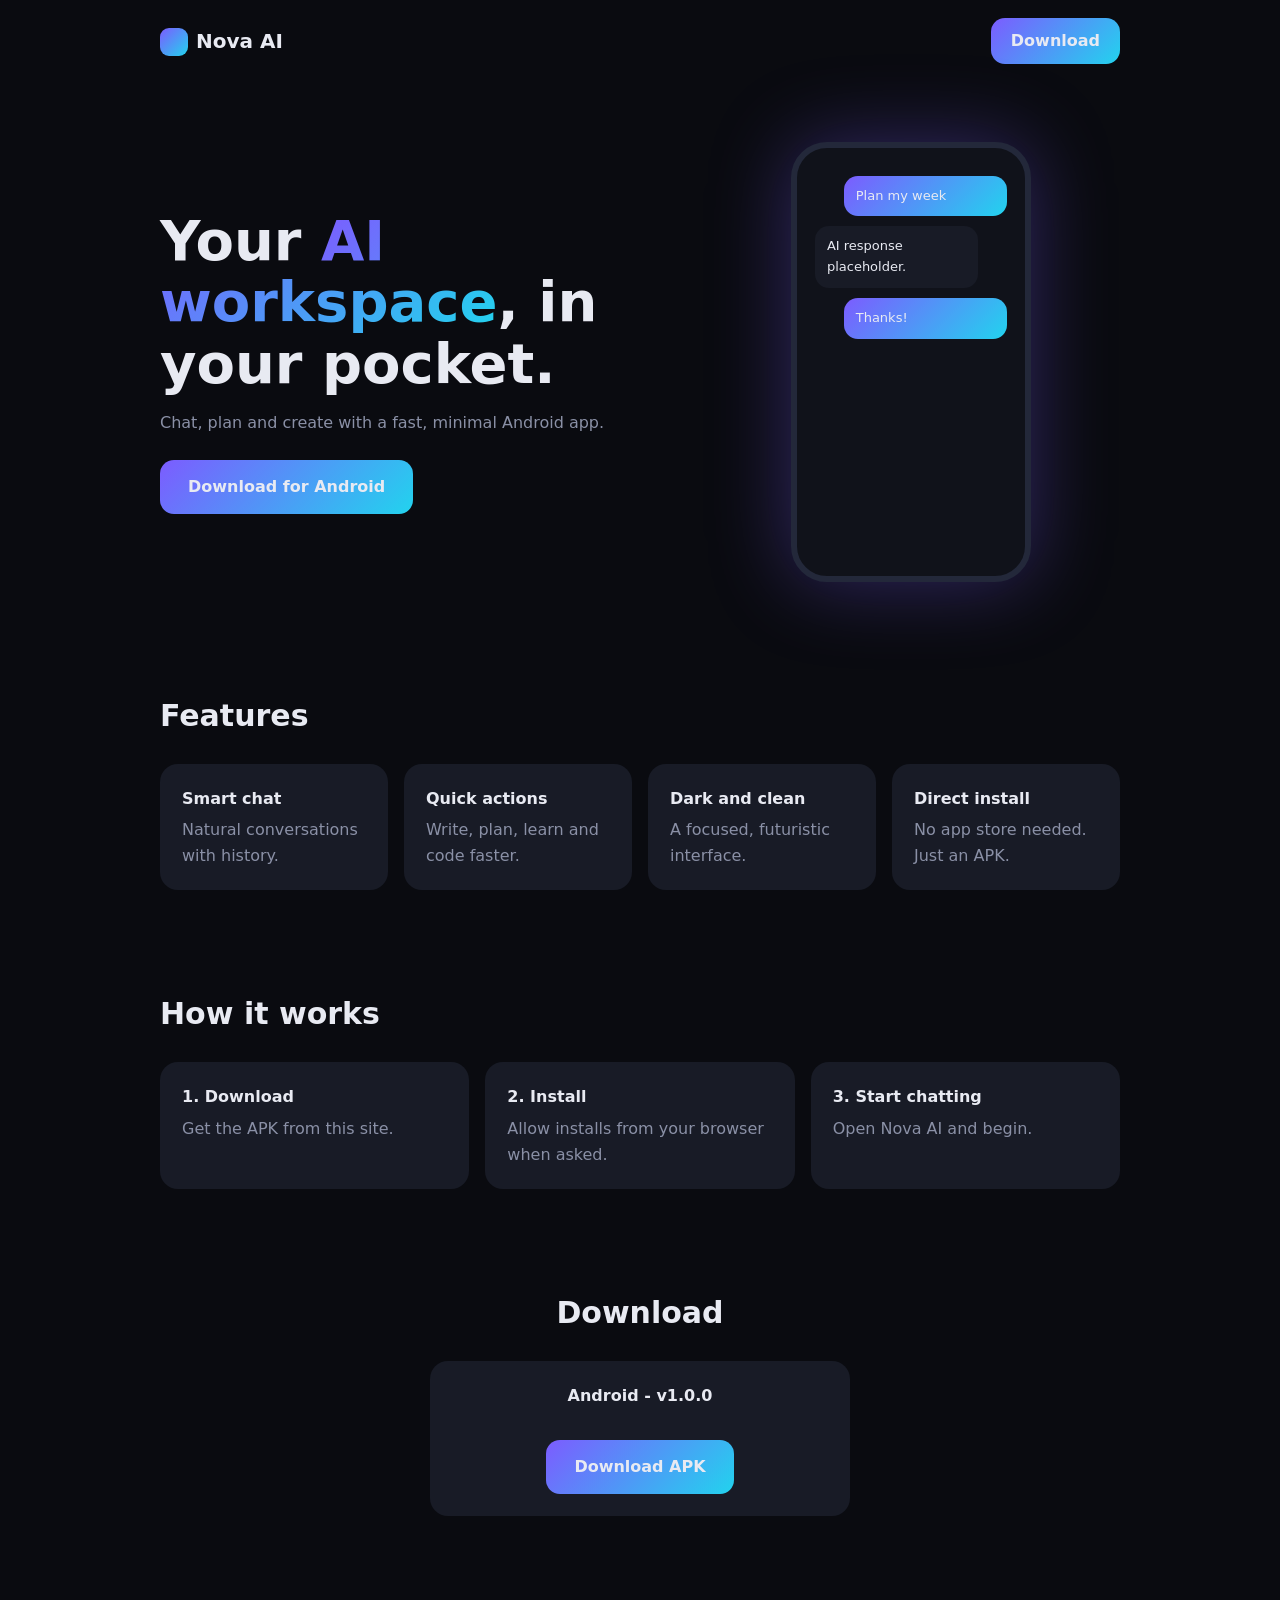
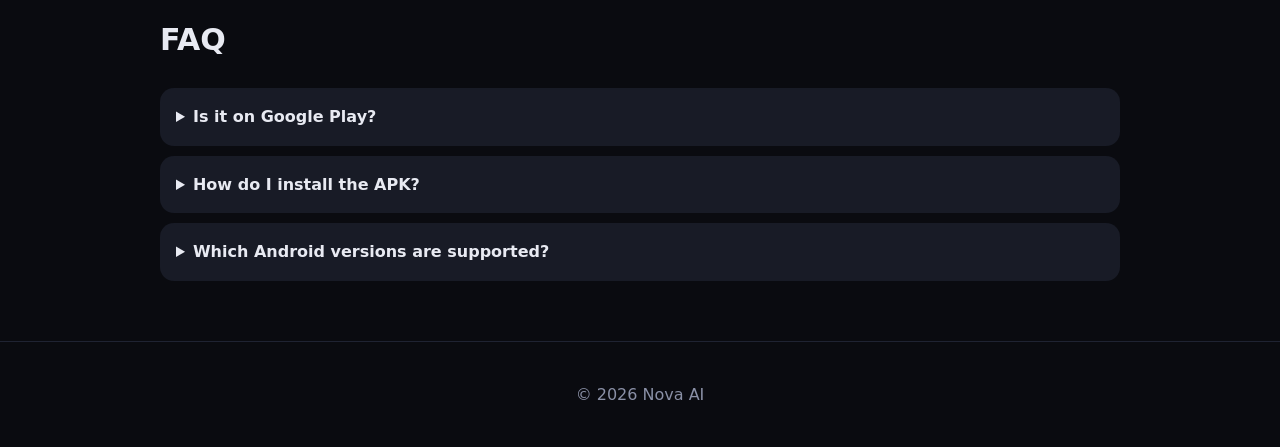
<file: website/public/index.html>
<!doctype html>
<html lang="en"><head><meta charset="utf-8"><meta name="viewport" content="width=device-width,initial-scale=1">
<title>Nova AI - Your AI workspace</title><link rel="stylesheet" href="css/style.css"></head><body>
<div class="wrap">
<nav><a class="logo" href="#"><i></i>Nova AI</a><a href="download.html" class="btn" style="padding:10px 20px">Download</a></nav>
<div class="hero"><div>
<h1>Your <span class="grad">AI workspace</span>, in your pocket.</h1>
<p class="sub">Chat, plan and create with a fast, minimal Android app.</p>
<a class="btn" href="download.html">Download for Android</a></div>
<div class="phone"><div class="b u">Plan my week</div><div class="b">AI response placeholder.</div><div class="b u">Thanks!</div></div></div>
<section id="features"><h2>Features</h2><div class="grid">
<div class="card"><b>Smart chat</b><span>Natural conversations with history.</span></div>
<div class="card"><b>Quick actions</b><span>Write, plan, learn and code faster.</span></div>
<div class="card"><b>Dark and clean</b><span>A focused, futuristic interface.</span></div>
<div class="card"><b>Direct install</b><span>No app store needed. Just an APK.</span></div></div></section>
<section><h2>How it works</h2><div class="grid">
<div class="card"><b>1. Download</b><span>Get the APK from this site.</span></div>
<div class="card"><b>2. Install</b><span>Allow installs from your browser when asked.</span></div>
<div class="card"><b>3. Start chatting</b><span>Open Nova AI and begin.</span></div></div></section>
<section id="download" class="dl"><h2>Download</h2><div class="card"><b>Android - v1.0.0</b><br><a class="btn" href="downloads/app.apk" download>Download APK</a></div></section>
<section><h2>FAQ</h2>
<details><summary>Is it on Google Play?</summary><p>No. It is installed from the APK on this site.</p></details>
<details><summary>How do I install the APK?</summary><p>Open the file, allow "install unknown apps" for your browser, then confirm.</p></details>
<details><summary>Which Android versions are supported?</summary><p>Placeholder: update with the final minimum version.</p></details></section>
</div><footer>&copy; 2026 Nova AI</footer></body></html>
</file>
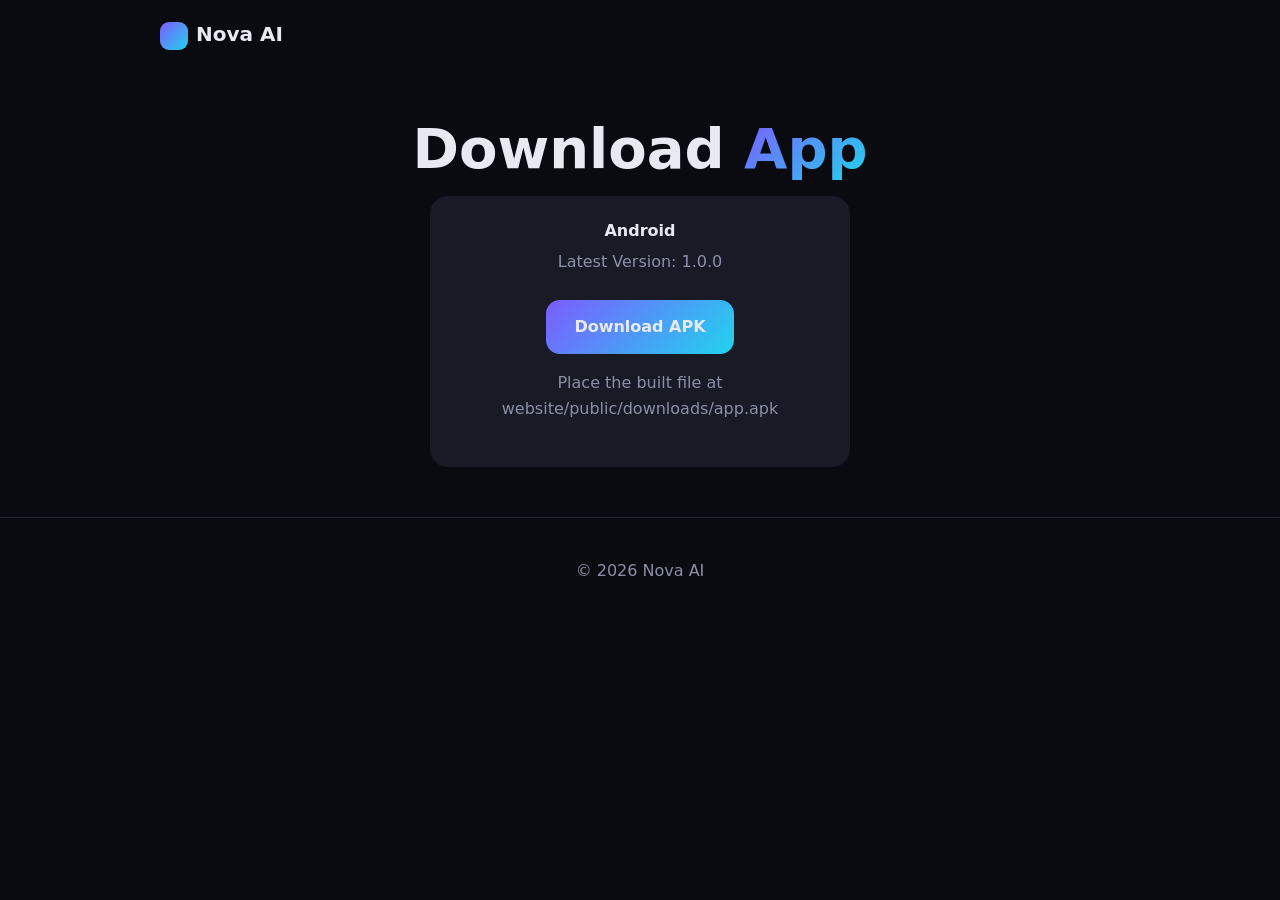
<file: website/public/download.html>
<!doctype html>
<html lang="en"><head><meta charset="utf-8"><meta name="viewport" content="width=device-width,initial-scale=1">
<title>Download Nova AI</title><link rel="stylesheet" href="css/style.css"></head><body>
<div class="wrap"><nav><a class="logo" href="index.html"><i></i>Nova AI</a></nav>
<section class="dl"><h1>Download <span class="grad">App</span></h1>
<div class="card"><b>Android</b><span>Latest Version: 1.0.0</span><br><br>
<a class="btn" href="downloads/app.apk" download>Download APK</a>
<p class="sub" style="margin-top:16px">Place the built file at website/public/downloads/app.apk</p></div></section></div>
<footer>&copy; 2026 Nova AI</footer></body></html>
</file>
<file: website/public/css/style.css>
:root{--bg:#0a0b10;--card:#181b26;--text:#e8eaf2;--muted:#8a90a6;--p:#7c5cff;--a:#22d3ee}
*{box-sizing:border-box;margin:0}
body{background:var(--bg);color:var(--text);font-family:system-ui,Segoe UI,Roboto,sans-serif;line-height:1.6}
.wrap{max-width:1000px;margin:auto;padding:0 20px}
nav{display:flex;justify-content:space-between;align-items:center;padding:18px 0}
.logo{font-weight:800;font-size:20px}.logo i{display:inline-block;width:28px;height:28px;border-radius:9px;background:linear-gradient(135deg,var(--p),var(--a));vertical-align:middle;margin-right:8px}
a{color:inherit;text-decoration:none}
.btn{display:inline-block;padding:14px 28px;border-radius:14px;font-weight:700;background:linear-gradient(135deg,var(--p),var(--a))}
.hero{display:grid;grid-template-columns:1.2fr 1fr;gap:40px;align-items:center;padding:60px 0}
h1{font-size:clamp(34px,6vw,56px);line-height:1.1;margin-bottom:16px}
.grad{background:linear-gradient(135deg,var(--p),var(--a));-webkit-background-clip:text;background-clip:text;color:transparent}
p.sub{color:var(--muted);margin-bottom:24px}
.phone{width:240px;height:440px;margin:auto;border-radius:36px;border:6px solid #23283a;background:#10121a;padding:18px;box-shadow:0 0 80px rgba(124,92,255,.35)}
.b{padding:10px 12px;border-radius:14px;margin:10px 0;font-size:13px;background:var(--card);max-width:85%}.b.u{margin-left:auto;background:linear-gradient(135deg,var(--p),var(--a))}
section{padding:50px 0}h2{font-size:30px;margin-bottom:24px}
.grid{display:grid;grid-template-columns:repeat(auto-fit,minmax(220px,1fr));gap:16px}
.card{background:var(--card);border-radius:18px;padding:22px}.card b{display:block;margin-bottom:6px}.card span{color:var(--muted)}
details{background:var(--card);border-radius:14px;padding:16px;margin-bottom:10px}summary{cursor:pointer;font-weight:600}
.dl{text-align:center}.dl .card{max-width:420px;margin:auto}
footer{padding:40px 0;color:var(--muted);text-align:center;border-top:1px solid #1f2332}
@media(max-width:760px){.hero{grid-template-columns:1fr;text-align:center}}
</file>
